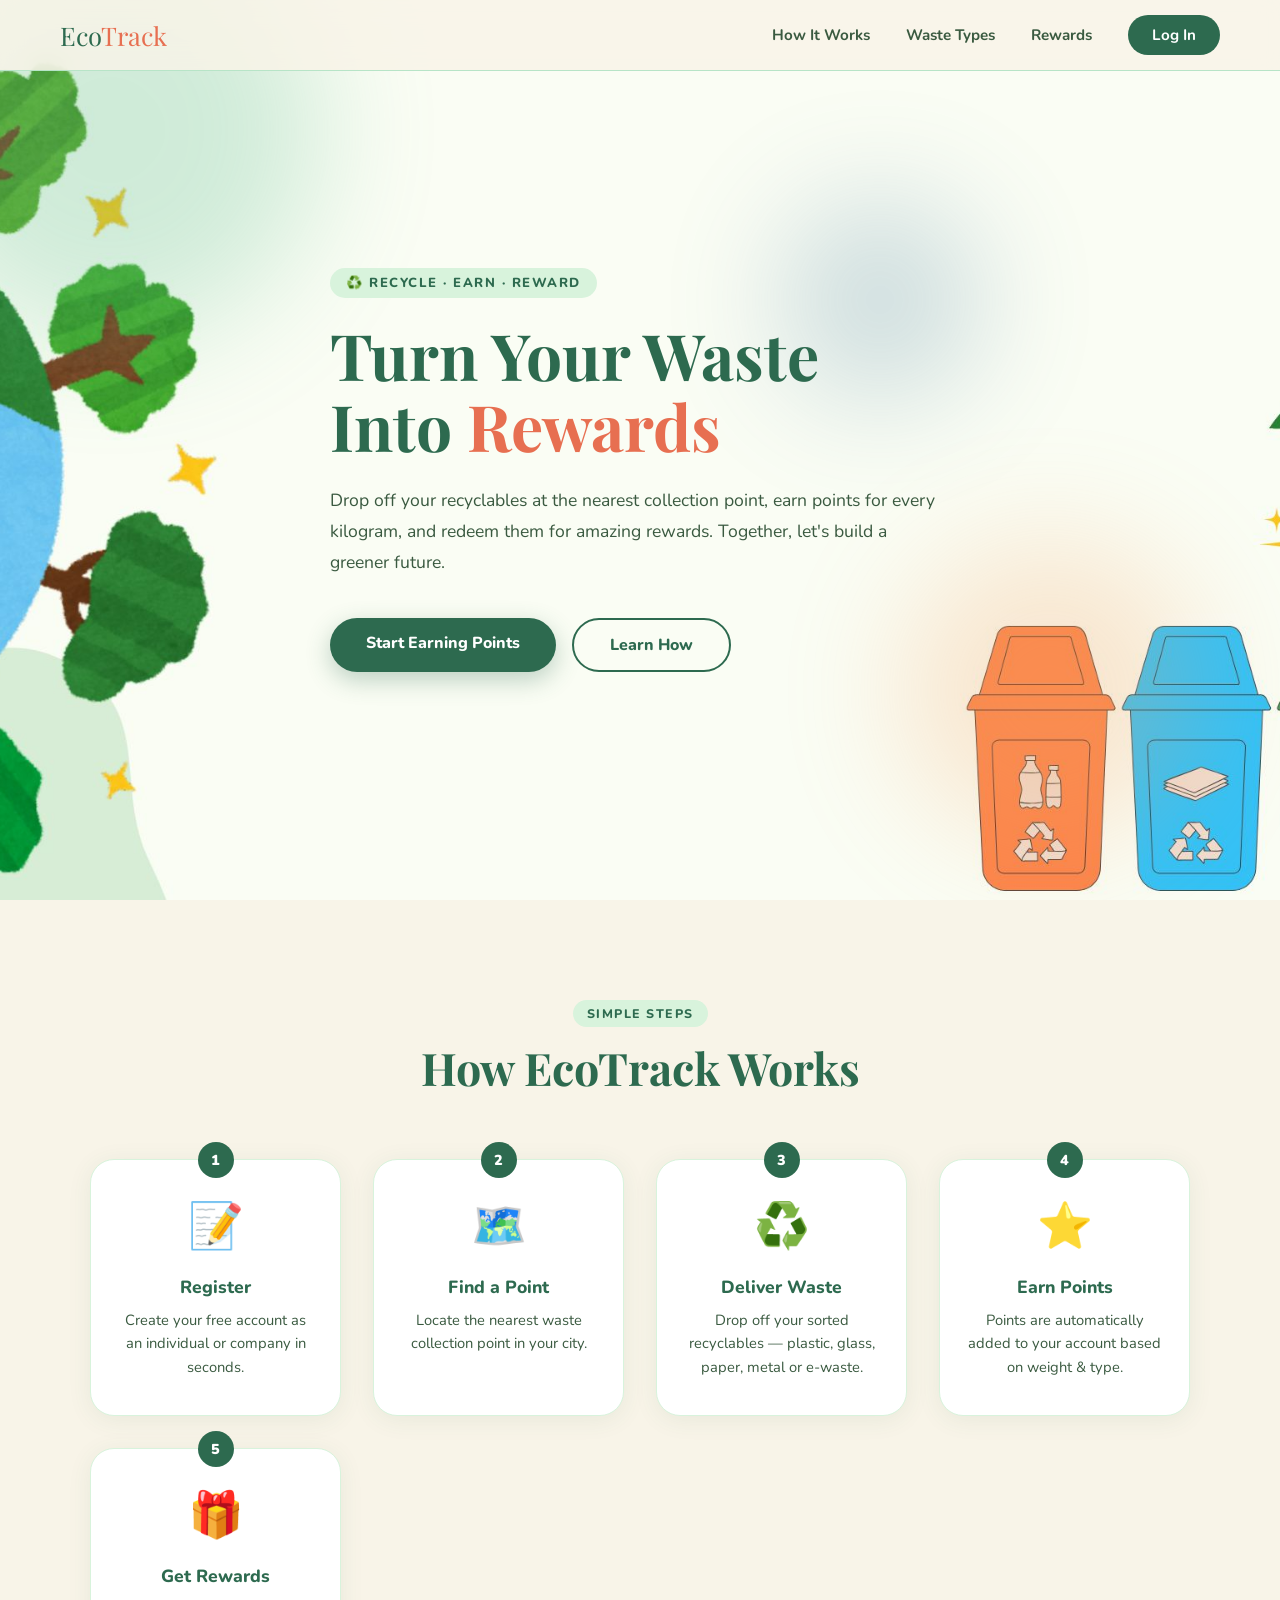
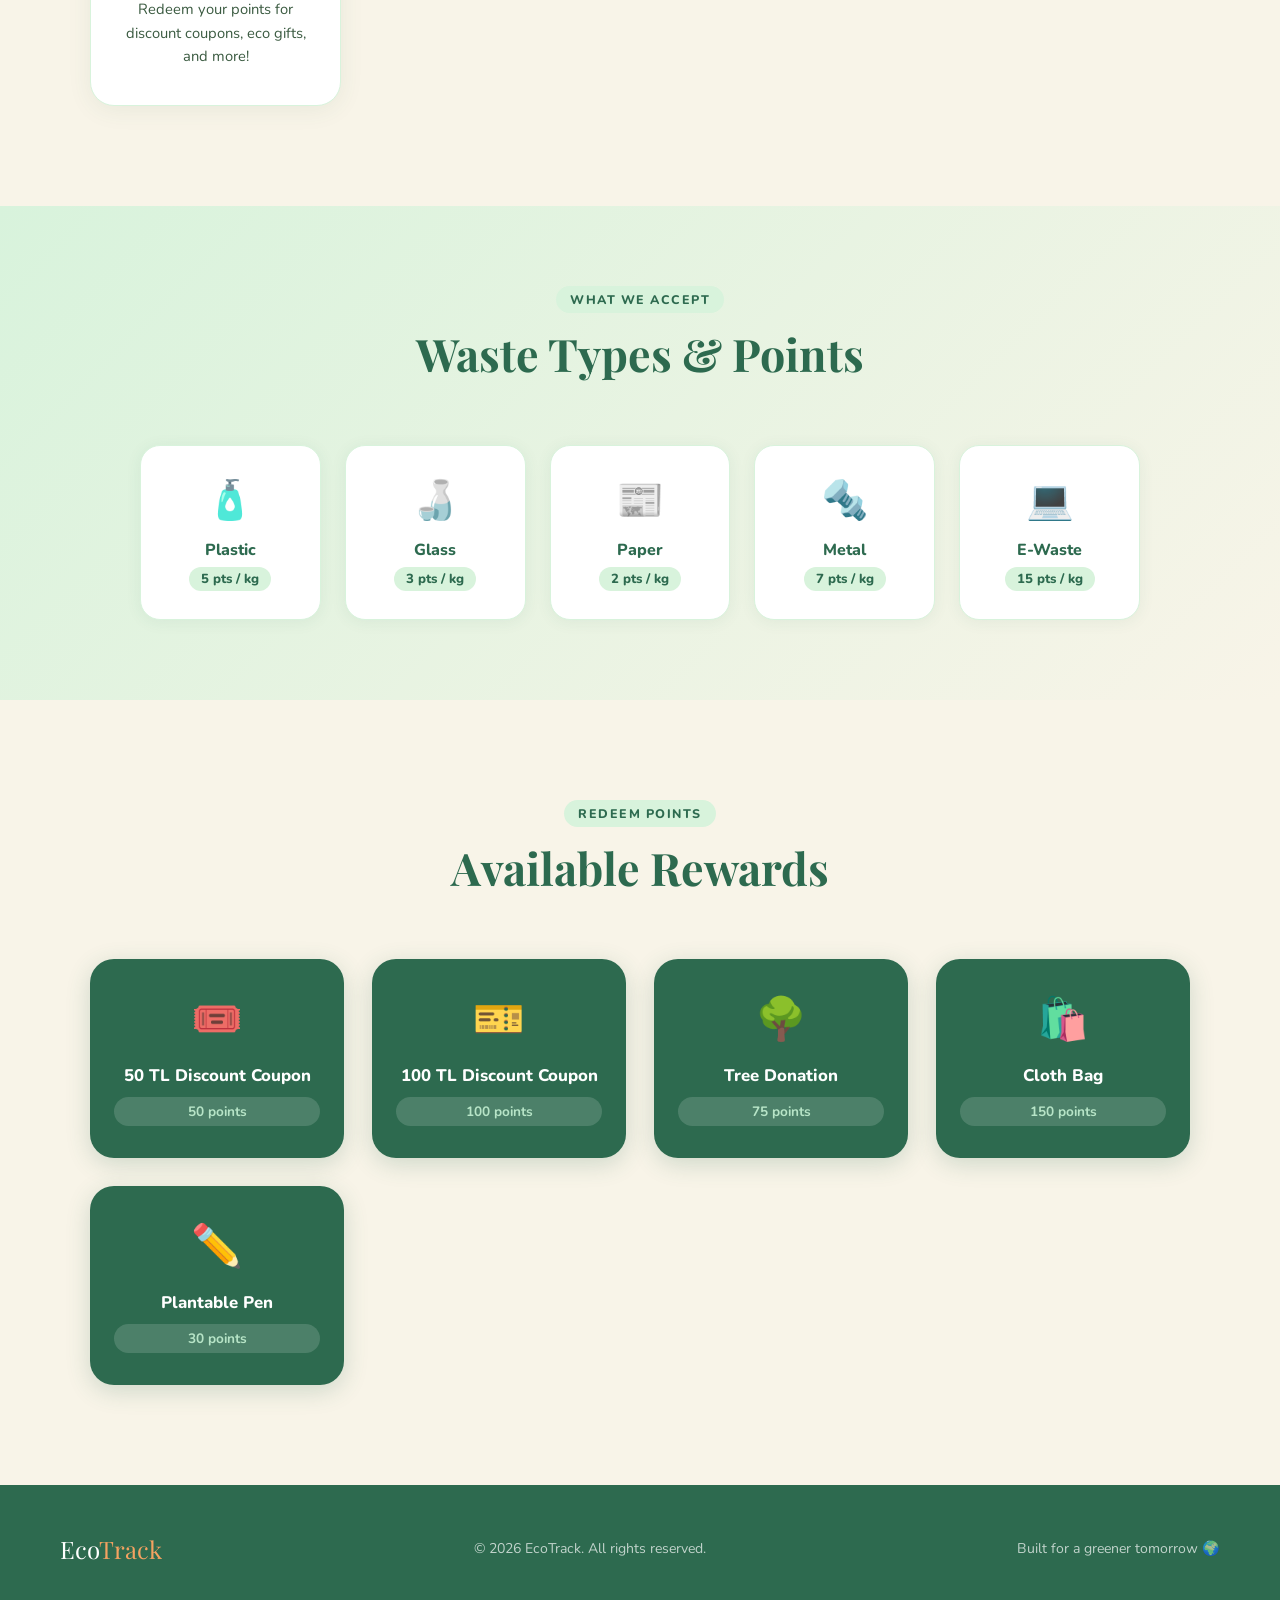
<file: index.html>
<!DOCTYPE html>
<html lang="en">
<head>
  <meta charset="UTF-8"/>
  <meta name="viewport" content="width=device-width, initial-scale=1.0"/>
  <title>EcoTrack — Recycle &amp; Earn</title>
  <meta name="description" content="Turn your recyclable waste into reward points. Find a collection point, drop off your waste, earn points and redeem amazing rewards with EcoTrack."/>
  <link rel="stylesheet" href="style.css"/>
  <style>
    /* ── HERO ── */
    #hero { min-height:100vh; display:flex; align-items:center; padding:120px 60px 80px; position:relative; overflow:hidden; justify-content:center; }
    .blob { position:absolute; border-radius:50%; filter:blur(60px); opacity:.25; z-index:0; }
    .blob-1 { width:420px; height:420px; background:var(--green-mid); top:-80px; left:-100px; }
    .blob-2 { width:300px; height:300px; background:var(--gold); bottom:60px; right:80px; }
    .blob-3 { width:200px; height:200px; background:var(--blue); top:200px; right:300px; }
    .hero-content { position:relative; z-index:1; max-width:620px; }
    .hero-tag { display:inline-block; background:var(--green-pale); color:var(--green-dark); font-weight:800; font-size:.82rem; padding:6px 16px; border-radius:50px; text-transform:uppercase; letter-spacing:1.5px; margin-bottom:22px; animation:fadeUp .6s ease both; }
    .hero-title { font-family:'Playfair Display',serif; font-size:clamp(2.8rem,5vw,4.2rem); line-height:1.1; color:var(--green-dark); margin-bottom:24px; animation:fadeUp .7s .1s ease both; }
    .hero-title span { color:var(--orange); }
    .hero-desc { font-size:1.1rem; line-height:1.75; color:var(--text-mid); margin-bottom:40px; animation:fadeUp .7s .2s ease both; }
    .hero-btns { display:flex; gap:16px; flex-wrap:wrap; animation:fadeUp .7s .3s ease both; }
    .btn-primary { background:var(--green-dark); color:#fff; padding:14px 36px; border-radius:50px; font-weight:800; font-size:1rem; text-decoration:none; box-shadow:0 8px 24px rgba(45,106,79,.3); transition:transform .2s,box-shadow .2s; }
    .btn-primary:hover { transform:translateY(-3px); }
    .btn-secondary { background:transparent; color:var(--green-dark); padding:14px 36px; border-radius:50px; font-weight:800; font-size:1rem; text-decoration:none; border:2.5px solid var(--green-dark); transition:background .2s,color .2s; }
    .btn-secondary:hover { background:var(--green-dark); color:#fff; }

    /* ── STATS ── */
    .stats-strip { background:var(--green-dark); padding:32px 60px; display:flex; justify-content:center; gap:80px; flex-wrap:wrap; }
    .stat { text-align:center; color:#fff; }
    .stat-num { font-family:'Playfair Display',serif; font-size:2.4rem; font-weight:900; color:var(--green-light); }
    .stat-label { font-size:.9rem; opacity:.8; margin-top:4px; }

    /* ── HOW IT WORKS ── */
    #how { padding:100px 60px; background:var(--cream); }
    .section-header { text-align:center; margin-bottom:64px; }
    .section-tag { display:inline-block; background:var(--green-pale); color:var(--green-dark); font-weight:800; font-size:.78rem; padding:5px 14px; border-radius:50px; text-transform:uppercase; letter-spacing:1.5px; margin-bottom:14px; }
    .section-title { font-family:'Playfair Display',serif; font-size:clamp(2rem,3.5vw,3rem); color:var(--green-dark); line-height:1.2; }
    .steps { display:grid; grid-template-columns:repeat(auto-fit,minmax(220px,1fr)); gap:32px; max-width:1100px; margin:0 auto; }
    .step-card { background:#fff; border-radius:24px; padding:36px 28px; text-align:center; box-shadow:0 4px 24px rgba(45,106,79,.08); border:1.5px solid var(--green-pale); transition:transform .25s,box-shadow .25s; position:relative; }
    .step-card:hover { transform:translateY(-8px); }
    .step-num { position:absolute; top:-18px; left:50%; transform:translateX(-50%); background:var(--green-dark); color:#fff; width:36px; height:36px; border-radius:50%; display:flex; align-items:center; justify-content:center; font-weight:900; font-size:.9rem; }
    .step-icon { font-size:2.8rem; margin-bottom:18px; }
    .step-title { font-weight:800; font-size:1.1rem; color:var(--green-dark); margin-bottom:10px; }
    .step-desc { font-size:.92rem; color:var(--text-mid); line-height:1.6; }

    /* ── WASTE TYPES ── */
    #waste { padding:80px 60px; background:linear-gradient(135deg,var(--green-pale) 0%,var(--cream) 100%); }
    .waste-grid { display:grid; grid-template-columns:repeat(auto-fit,minmax(160px,1fr)); gap:24px; max-width:1000px; margin:0 auto; }
    .waste-card { background:#fff; border-radius:20px; padding:28px 16px; text-align:center; box-shadow:0 2px 16px rgba(45,106,79,.07); border:1.5px solid var(--green-pale); transition:transform .2s; }
    .waste-card:hover { transform:translateY(-5px); }
    .waste-emoji { font-size:2.4rem; margin-bottom:12px; }
    .waste-name { font-weight:800; font-size:1rem; color:var(--green-dark); margin-bottom:6px; }
    .waste-pts { display:inline-block; background:var(--green-pale); color:var(--green-dark); font-weight:800; font-size:.82rem; padding:3px 12px; border-radius:50px; }

    /* ── REWARDS ── */
    #rewards { padding:100px 60px; background:var(--cream); }
    .rewards-grid { display:grid; grid-template-columns:repeat(auto-fit,minmax(200px,1fr)); gap:28px; max-width:1100px; margin:0 auto; }
    .reward-card { background:var(--green-dark); border-radius:24px; padding:32px 24px; text-align:center; color:#fff; transition:transform .25s,box-shadow .25s; box-shadow:0 6px 24px rgba(45,106,79,.2); }
    .reward-card:hover { transform:translateY(-8px); }
    .reward-emoji { font-size:2.6rem; margin-bottom:16px; }
    .reward-name { font-weight:800; font-size:1.05rem; margin-bottom:10px; }
    .reward-pts { background:rgba(255,255,255,.15); border-radius:50px; padding:5px 16px; font-size:.85rem; font-weight:700; color:var(--green-light); }

    @media(max-width:900px) {
      #hero { padding:120px 24px 80px; }
      .stats-strip { gap:40px; padding:32px 24px; }
      #how, #waste, #rewards { padding:80px 24px; }
    }
  </style>
</head>
<body>

<nav>
  <div class="logo">Eco<span>Track</span></div>
  <div class="mobile-btn" onclick="toggleNav()">☰</div>
  <ul id="nav-ul">
    <li><a href="#how" onclick="if(window.innerWidth<=900)toggleNav()">How It Works</a></li>
    <li><a href="#waste" onclick="if(window.innerWidth<=900)toggleNav()">Waste Types</a></li>
    <li><a href="#rewards" onclick="if(window.innerWidth<=900)toggleNav()">Rewards</a></li>
    <li><a href="register.html" class="nav-btn">Log In</a></li>
  </ul>
</nav>

<!-- HERO -->
<section id="hero">
  <div class="blob blob-1"></div>
  <div class="blob blob-2"></div>
  <div class="blob blob-3"></div>
  <div class="hero-content">
    <span class="hero-tag">♻️ Recycle · Earn · Reward</span>
    <h1 class="hero-title">Turn Your Waste Into <span>Rewards</span></h1>
    <p class="hero-desc">Drop off your recyclables at the nearest collection point, earn points for every kilogram, and redeem them for amazing rewards. Together, let's build a greener future.</p>
    <div class="hero-btns">
      <a href="register.html" class="btn-primary">Start Earning Points</a>
      <a href="#how" class="btn-secondary">Learn How</a>
    </div>
  </div>
</section>

<!-- HOW IT WORKS -->
<section id="how">
  <div class="section-header">
    <span class="section-tag">Simple Steps</span>
    <h2 class="section-title">How EcoTrack Works</h2>
  </div>
  <div class="steps">
    <div class="step-card"
onclick="window.location.href='register.html?tab=register'"
style="cursor:pointer;"><div class="step-num">1</div><div class="step-icon">📝</div><div class="step-title">Register</div><div class="step-desc">Create your free account as an individual or company in seconds.</div></div>
    <div class="step-card"><div class="step-num">2</div><div class="step-icon">🗺️</div><div class="step-title">Find a Point</div><div class="step-desc">Locate the nearest waste collection point in your city.</div></div>
    <div class="step-card"><div class="step-num">3</div><div class="step-icon">♻️</div><div class="step-title">Deliver Waste</div><div class="step-desc">Drop off your sorted recyclables — plastic, glass, paper, metal or e-waste.</div></div>
    <div class="step-card"><div class="step-num">4</div><div class="step-icon">⭐</div><div class="step-title">Earn Points</div><div class="step-desc">Points are automatically added to your account based on weight &amp; type.</div></div>
    <div class="step-card"><div class="step-num">5</div><div class="step-icon">🎁</div><div class="step-title">Get Rewards</div><div class="step-desc">Redeem your points for discount coupons, eco gifts, and more!</div></div>
  </div>
</section>


<!-- WASTE TYPES -->
<section id="waste">
  <div class="section-header">
    <span class="section-tag">What We Accept</span>
    <h2 class="section-title">Waste Types & Points</h2>
  </div>
  <div class="waste-grid">
    <div class="waste-card"><div class="waste-emoji">🧴</div><div class="waste-name">Plastic</div><div class="waste-pts">5 pts / kg</div></div>
    <div class="waste-card"><div class="waste-emoji">🍶</div><div class="waste-name">Glass</div><div class="waste-pts">3 pts / kg</div></div>
    <div class="waste-card"><div class="waste-emoji">📰</div><div class="waste-name">Paper</div><div class="waste-pts">2 pts / kg</div></div>
    <div class="waste-card"><div class="waste-emoji">🔩</div><div class="waste-name">Metal</div><div class="waste-pts">7 pts / kg</div></div>
    <div class="waste-card"><div class="waste-emoji">💻</div><div class="waste-name">E-Waste</div><div class="waste-pts">15 pts / kg</div></div>
  </div>
</section>

<!-- REWARDS -->
<section id="rewards">
  <div class="section-header">
    <span class="section-tag">Redeem Points</span>
    <h2 class="section-title">Available Rewards</h2>
  </div>
  <div class="rewards-grid">
    <div class="reward-card"><div class="reward-emoji">🎟️</div><div class="reward-name">50 TL Discount Coupon</div><div class="reward-pts">50 points</div></div>
    <div class="reward-card"><div class="reward-emoji">🎫</div><div class="reward-name">100 TL Discount Coupon</div><div class="reward-pts">100 points</div></div>
    <div class="reward-card"><div class="reward-emoji">🌳</div><div class="reward-name">Tree Donation</div><div class="reward-pts">75 points</div></div>
    <div class="reward-card"><div class="reward-emoji">🛍️</div><div class="reward-name">Cloth Bag</div><div class="reward-pts">150 points</div></div>
    <div class="reward-card"><div class="reward-emoji">✏️</div><div class="reward-name">Plantable Pen</div><div class="reward-pts">30 points</div></div>
  </div>
</section>

<footer>
  <div class="footer-logo">Eco<span>Track</span></div>
  <div class="footer-text">© 2026 EcoTrack. All rights reserved.</div>
  <div class="footer-text">Built for a greener tomorrow 🌍</div>
</footer>

<script>
  function toggleNav() {
    document.getElementById('nav-ul').classList.toggle('active');
  }
</script>
</body>
</html>
</file>
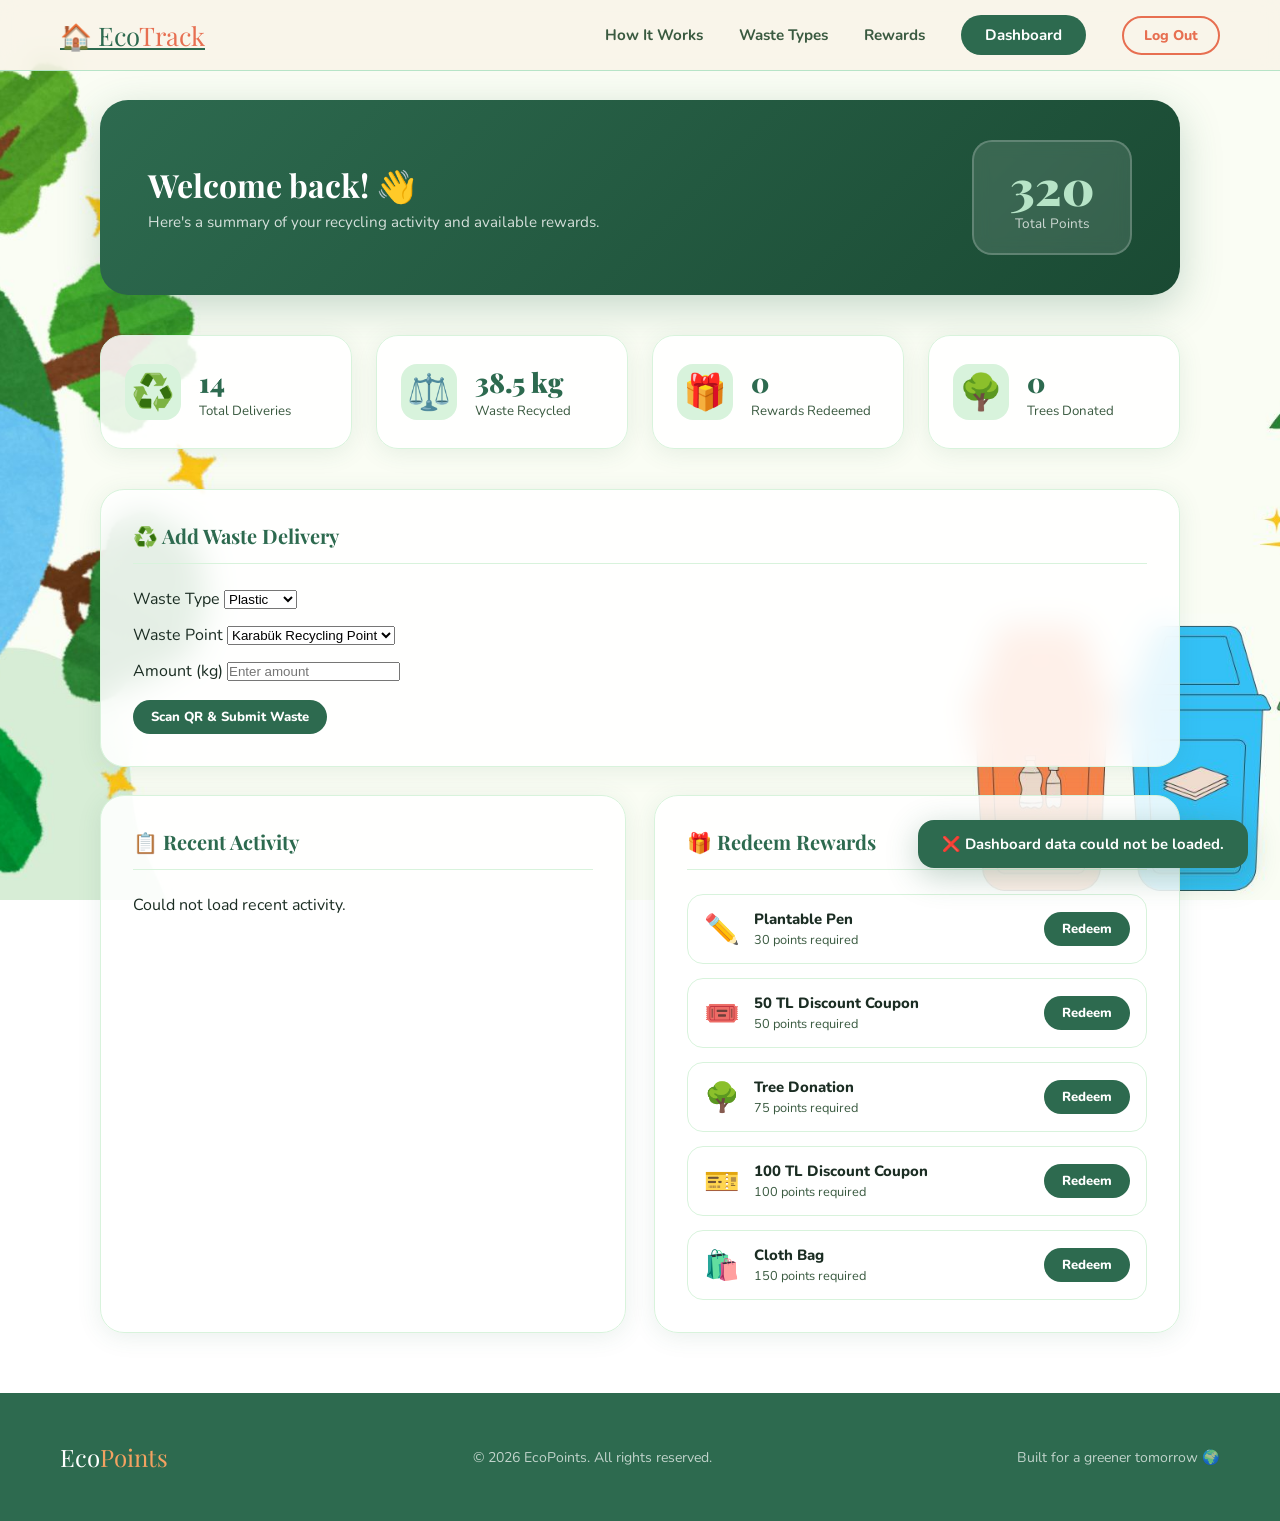
<file: dashboard.html>
<!DOCTYPE html>
<html lang="en">

<head>
  <meta charset="UTF-8" />
  <meta name="viewport" content="width=device-width, initial-scale=1.0" />
  <title>EcoTrack — Dashboard</title>
  <meta name="description"
    content="Your EcoTrack dashboard. Track your recycling points, activity history, and redeem rewards." />
  <link rel="stylesheet" href="style.css" />
  <style>
    body {
      min-height: 100vh;
      display: flex;
      flex-direction: column;
    }

    /* ── DASHBOARD LAYOUT ── */
    .dash-wrapper {
      flex: 1;
      padding: 100px 60px 60px;
      max-width: 1200px;
      margin: 0 auto;
      width: 100%;
    }

    /* ── WELCOME BANNER ── */
    .welcome-banner {
      background: linear-gradient(135deg, var(--green-dark) 0%, #1a4a33 100%);
      border-radius: 28px;
      padding: 40px 48px;
      color: #fff;
      display: flex;
      justify-content: space-between;
      align-items: center;
      gap: 24px;
      flex-wrap: wrap;
      margin-bottom: 40px;
      box-shadow: 0 12px 40px rgba(45, 106, 79, .25);
      animation: fadeUp .5s ease both;
    }

    .welcome-banner h1 {
      font-family: 'Playfair Display', serif;
      font-size: 2rem;
      margin-bottom: 6px;
    }

    .welcome-banner p {
      opacity: .8;
      font-size: .95rem;
    }

    .points-bubble {
      background: rgba(255, 255, 255, .12);
      border: 2px solid rgba(255, 255, 255, .2);
      border-radius: 20px;
      padding: 20px 36px;
      text-align: center;
      backdrop-filter: blur(8px);
    }

    .points-bubble .pts-num {
      font-family: 'Playfair Display', serif;
      font-size: 3rem;
      font-weight: 900;
      color: var(--green-light);
      line-height: 1;
    }

    .points-bubble .pts-label {
      font-size: .85rem;
      opacity: .75;
      margin-top: 4px;
    }

    /* ── STAT CARDS ── */
    .stat-cards {
      display: grid;
      grid-template-columns: repeat(auto-fit, minmax(200px, 1fr));
      gap: 24px;
      margin-bottom: 40px;
      animation: fadeUp .5s .1s ease both;
    }

    .stat-card {
      background: rgba(255, 255, 255, 0.88);
      backdrop-filter: blur(16px);
      border-radius: 22px;
      padding: 28px 24px;
      box-shadow: 0 4px 24px rgba(45, 106, 79, .1);
      border: 1.5px solid var(--green-pale);
      display: flex;
      align-items: center;
      gap: 18px;
      transition: transform .2s;
    }

    .stat-card:hover {
      transform: translateY(-4px);
    }

    .stat-card-icon {
      font-size: 2.2rem;
      background: var(--green-pale);
      width: 56px;
      height: 56px;
      border-radius: 16px;
      display: flex;
      align-items: center;
      justify-content: center;
      flex-shrink: 0;
    }

    .stat-card-info .sc-num {
      font-family: 'Playfair Display', serif;
      font-size: 1.7rem;
      font-weight: 900;
      color: var(--green-dark);
    }

    .stat-card-info .sc-label {
      font-size: .83rem;
      color: var(--text-mid);
      margin-top: 2px;
    }

    /* ── GRID BOTTOM ── */
    .dash-grid {
      display: grid;
      grid-template-columns: 1fr 1fr;
      gap: 28px;
      animation: fadeUp .5s .2s ease both;
    }

    .dash-panel {
      background: rgba(255, 255, 255, 0.88);
      backdrop-filter: blur(16px);
      border-radius: 24px;
      padding: 32px;
      box-shadow: 0 4px 24px rgba(45, 106, 79, .1);
      border: 1.5px solid var(--green-pale);
    }

    .dash-panel h3 {
      font-family: 'Playfair Display', serif;
      font-size: 1.25rem;
      color: var(--green-dark);
      margin-bottom: 24px;
      padding-bottom: 14px;
      border-bottom: 1.5px solid var(--green-pale);
    }

    /* ── ACTIVITY LIST ── */
    .activity-list {
      display: flex;
      flex-direction: column;
      gap: 14px;
    }

    .activity-item {
      display: flex;
      align-items: center;
      gap: 14px;
      padding: 12px 16px;
      background: var(--green-pale);
      border-radius: 14px;
      transition: background .2s;
    }

    .activity-item:hover {
      background: var(--green-light);
    }

    .activity-icon {
      font-size: 1.6rem;
      flex-shrink: 0;
    }

    .activity-info {
      flex: 1;
    }

    .activity-info .ai-title {
      font-weight: 800;
      font-size: .93rem;
      color: var(--text-dark);
    }

    .activity-info .ai-date {
      font-size: .8rem;
      color: var(--text-mid);
      margin-top: 2px;
    }

    .activity-pts {
      font-weight: 900;
      font-size: .95rem;
      color: var(--green-dark);
      white-space: nowrap;
    }

    .activity-pts.negative {
      color: var(--orange);
    }

    /* ── REWARDS LIST ── */
    .rewards-list {
      display: flex;
      flex-direction: column;
      gap: 14px;
    }

    .reward-row {
      display: flex;
      align-items: center;
      gap: 14px;
      padding: 14px 16px;
      border: 1.5px solid var(--green-pale);
      border-radius: 16px;
      transition: border-color .2s, box-shadow .2s;
    }

    .reward-row:hover {
      border-color: var(--green-mid);
      box-shadow: 0 4px 16px rgba(82, 183, 136, .15);
    }

    .reward-row-emoji {
      font-size: 1.8rem;
      flex-shrink: 0;
    }

    .reward-row-info {
      flex: 1;
    }

    .reward-row-info .rr-name {
      font-weight: 800;
      font-size: .93rem;
      color: var(--text-dark);
    }

    .reward-row-info .rr-pts {
      font-size: .8rem;
      color: var(--text-mid);
      margin-top: 2px;
    }

    .redeem-btn {
      background: var(--green-dark);
      color: #fff;
      border: none;
      border-radius: 50px;
      padding: 8px 18px;
      font-size: .82rem;
      font-weight: 800;
      cursor: pointer;
      font-family: 'Nunito', sans-serif;
      transition: background .2s, transform .2s;
      white-space: nowrap;
    }

    .redeem-btn:hover {
      background: var(--green-mid);
      transform: translateY(-1px);
    }

    .redeem-btn:disabled {
      background: #ccc;
      cursor: not-allowed;
      transform: none;
    }

    /* ── LOGOUT BUTTON in NAV ── */
    .nav-logout {
      background: transparent !important;
      color: var(--orange) !important;
      border: 2px solid var(--orange);
      padding: 8px 20px;
      border-radius: 50px;
      font-weight: 800;
      font-size: .88rem;
      cursor: pointer;
      transition: background .2s, color .2s;
      text-decoration: none;
    }

    .nav-logout:hover {
      background: var(--orange) !important;
      color: #fff !important;
    }

    /* ── TOAST ── */
    .toast {
      position: fixed;
      bottom: 32px;
      right: 32px;
      background: var(--green-dark);
      color: #fff;
      padding: 14px 24px;
      border-radius: 16px;
      font-weight: 700;
      font-size: .93rem;
      box-shadow: 0 8px 32px rgba(45, 106, 79, .3);
      transform: translateY(80px);
      opacity: 0;
      transition: transform .35s ease, opacity .35s ease;
      z-index: 9999;
    }

    .toast.show {
      transform: translateY(0);
      opacity: 1;
    }

    @media(max-width:900px) {
      .dash-wrapper {
        padding: 90px 20px 40px;
      }

      .welcome-banner {
        padding: 28px 24px;
      }

      .dash-grid {
        grid-template-columns: 1fr;
      }
    }

    @media(max-width:600px) {
      .welcome-banner h1 {
        font-size: 1.5rem;
      }

      .points-bubble .pts-num {
        font-size: 2.2rem;
      }
    }
  </style>
</head>

<body>

  <!-- NAV -->
  <nav>
    <a href="index.html" class="logo">🏠 Eco<span>Track</span></a>
    <div class="mobile-btn" onclick="toggleNav()">☰</div>
     <ul id="nav-ul">
  <li><a href="index.html#how">How It Works</a></li>
  <li><a href="index.html#waste">Waste Types</a></li>
  <li><a href="index.html#rewards">Rewards</a></li>
  <li><a href="dashboard.html" class="nav-btn">Dashboard</a></li>
  <li><a href="logout.php" class="nav-logout">Log Out</a></li>
    </ul>
  </nav>

  <div class="dash-wrapper">

    <!-- WELCOME BANNER -->
    <div class="welcome-banner">
      <div>
        <h1 id="welcome-name">Welcome back! 👋</h1>
        <p>Here's a summary of your recycling activity and available rewards.</p>
      </div>
      <div class="points-bubble">
        <div class="pts-num" id="total-points">320</div>
        <div class="pts-label">Total Points</div>
      </div>
    </div>

    <!-- STAT CARDS -->
    <div class="stat-cards">
      <div class="stat-card">
        <div class="stat-card-icon">♻️</div>
        <div class="stat-card-info">
          <div class="sc-num">14</div>
          <div class="sc-label">Total Deliveries</div>
        </div>
      </div>
      <div class="stat-card">
        <div class="stat-card-icon">⚖️</div>
        <div class="stat-card-info">
          <div class="sc-num">38.5 kg</div>
          <div class="sc-label">Waste Recycled</div>
        </div>
      </div>
      <div class="stat-card">
        <div class="stat-card-icon">🎁</div>
        <div class="stat-card-info">
          <div class="sc-num">0</div>
          <div class="sc-label">Rewards Redeemed</div>
        </div>
      </div>
      <div class="stat-card">
        <div class="stat-card-icon">🌳</div>
        <div class="stat-card-info">
          <div class="sc-num">0</div>
          <div class="sc-label">Trees Donated</div>
        </div>
      </div>
    </div>

    <div class="dash-panel" style="margin-bottom:28px">
  <h3>♻️ Add Waste Delivery</h3>

  <div class="form-group" style="margin-bottom:14px">
    <label>Waste Type</label>
    <select id="waste-type">
      <option value="1">Plastic</option>
      <option value="2">Glass</option>
      <option value="3">Paper</option>
      <option value="4">Metal</option>
      <option value="5">E-Waste</option>
    </select>
  </div>

  <div class="form-group" style="margin-bottom:14px">
    <label>Waste Point</label>
    <select id="waste-point">
      <option value="1">Karabük Recycling Point</option>
      <option value="2">Safranbolu Waste Point</option>
    </select>
  </div>

  <div class="form-group" style="margin-bottom:18px">
    <label>Amount (kg)</label>
    <input type="number" id="waste-amount" step="0.1" placeholder="Enter amount">
  </div>

  <button class="redeem-btn" onclick="addDelivery()">
    Scan QR & Submit Waste
  </button>
</div>

    <!-- BOTTOM GRID -->
    <div class="dash-grid">

      <!-- RECENT ACTIVITY -->
      <div class="dash-panel">
        <h3>📋 Recent Activity</h3>
       <div class="activity-list" id="activity-list">
  <p>Loading...</p>
</div>
      </div>

      <!-- REDEEM REWARDS -->
      <div class="dash-panel">
        <h3>🎁 Redeem Rewards</h3>
        <div class="rewards-list">
          <div class="reward-row">
            <div class="reward-row-emoji">✏️</div>
            <div class="reward-row-info">
              <div class="rr-name">Plantable Pen</div>
              <div class="rr-pts">30 points required</div>
            </div>
            <button class="redeem-btn" onclick="redeem(this, 30, 'Plantable Pen')">Redeem</button>
          </div>
          <div class="reward-row">
            <div class="reward-row-emoji">🎟️</div>
            <div class="reward-row-info">
              <div class="rr-name">50 TL Discount Coupon</div>
              <div class="rr-pts">50 points required</div>
            </div>
            <button class="redeem-btn" onclick="redeem(this, 50, '50 TL Coupon')">Redeem</button>
          </div>
          <div class="reward-row">
            <div class="reward-row-emoji">🌳</div>
            <div class="reward-row-info">
              <div class="rr-name">Tree Donation</div>
              <div class="rr-pts">75 points required</div>
            </div>
            <button class="redeem-btn" onclick="redeem(this, 75, 'Tree Donation')">Redeem</button>
          </div>
          <div class="reward-row">
            <div class="reward-row-emoji">🎫</div>
            <div class="reward-row-info">
              <div class="rr-name">100 TL Discount Coupon</div>
              <div class="rr-pts">100 points required</div>
            </div>
            <button class="redeem-btn" onclick="redeem(this, 100, '100 TL Coupon')">Redeem</button>
          </div>
          <div class="reward-row">
            <div class="reward-row-emoji">🛍️</div>
            <div class="reward-row-info">
              <div class="rr-name">Cloth Bag</div>
              <div class="rr-pts">150 points required</div>
            </div>
            <button class="redeem-btn" onclick="redeem(this, 150, 'Cloth Bag')">Redeem</button>
          </div>
        </div>
      </div>

    </div>
  </div>

  <!-- TOAST -->
  <div class="toast" id="toast"></div>

  <footer>
    <div class="footer-logo">Eco<span>Points</span></div>
    <div class="footer-text">© 2026 EcoPoints. All rights reserved.</div>
    <div class="footer-text">Built for a greener tomorrow 🌍</div>
  </footer>

 <script>
  function loadRecentActivity() {
  fetch("recent_activity.php?v=" + new Date().getTime())
    .then(response => response.json())
    .then(data => {
      const list = document.getElementById("activity-list");

      if (!data.success || data.activities.length === 0) {
        list.innerHTML = "<p>No recent activity yet.</p>";
        return;
      }

      list.innerHTML = data.activities.map(item => {
        return `
          <div class="activity-item">
            <div class="activity-icon">♻️</div>
            <div class="activity-info">
              <div class="ai-title">${item.type_name} — ${item.amount} kg</div>
              <div class="ai-date">${item.delivery_date} · ${item.point_name}</div>
            </div>
            <div class="activity-pts">+${item.point_amount} pts</div>
          </div>
        `;
      }).join("");
    })
    .catch(() => {
      document.getElementById("activity-list").innerHTML =
        "<p>Could not load recent activity.</p>";
    });
}
  function toggleNav() {
    document.getElementById('nav-ul').classList.toggle('active');
  }

  let currentPoints = 0;

  function showToast(msg) {
    const toast = document.getElementById('toast');
    toast.textContent = msg;
    toast.classList.add('show');
    setTimeout(() => toast.classList.remove('show'), 3000);
  }

  function updatePoints() {
    document.getElementById('total-points').textContent = currentPoints;
    checkButtons();
  }

  function checkButtons() {
    document.querySelectorAll('.redeem-btn').forEach(btn => {
      const onclick = btn.getAttribute('onclick') || '';

      // Add Delivery butonunu geç, sadece redeem butonlarını kontrol et
      if (!onclick.includes('redeem')) return;

      const match = onclick.match(/redeem\(this,\s*(\d+)/);
      if (!match) return;

      const cost = parseInt(match[1]);
      btn.disabled = currentPoints < cost;
    });
  }

  function loadDashboard() {
    fetch("dashboard_api.php?v=" + new Date().getTime())
      .then(response => response.json())
      .then(data => {
        if (data.error) {
          showToast("❌ " + data.error);
          return;
        }

        document.getElementById("welcome-name").textContent =
          "Welcome back, " + data.name + "! 👋";

        currentPoints = Number(data.total_point);
        updatePoints();

        document.querySelectorAll(".sc-num")[0].textContent = data.total_deliveries;
        document.querySelectorAll(".sc-num")[1].textContent = Number(data.total_kg).toFixed(1) + " kg";
        document.querySelectorAll(".sc-num")[2].textContent = data.rewards_redeemed;
        document.querySelectorAll(".sc-num")[3].textContent = data.trees_donated;
      })
      .catch(() => {
        showToast("❌ Dashboard data could not be loaded.");
      });
  }

  function addDelivery() {
    const waste_type_id = document.getElementById("waste-type").value;
    const waste_point_id = document.getElementById("waste-point").value;
    const amount = document.getElementById("waste-amount").value;

    if (!amount || Number(amount) <= 0) {
      showToast("❌ Please enter a valid amount.");
      return;
    }

    const formData = new FormData();
    formData.append("waste_type_id", waste_type_id);
    formData.append("waste_point_id", waste_point_id);
    formData.append("amount", amount);

    fetch("add_delivery.php", {
      method: "POST",
      body: formData
    })
    .then(response => response.json())
    .then(data => {
      if (data.success) {
        showToast(
          "📱 QR scanned successfully! +" +
          data.earned_point +
          " pts | Code: " +
          data.qr_code
        );

        document.getElementById("waste-amount").value = "";

        // En sağlam yöntem: DB'den güncel puanı ve kg değerini tekrar çek
        loadDashboard();
        loadRecentActivity();
      } else {
        showToast("❌ " + data.message);
      }
    })
    .catch(() => {
      showToast("❌ Server connection failed.");
    });
  }

 function redeem(btn, cost, name) {
  const formData = new FormData();
  formData.append("reward_name", name);
  formData.append("cost", cost);

  fetch("redeem_reward.php", {
    method: "POST",
    body: formData
  })
  .then(response => response.json())
  .then(data => {
    if (data.success) {
      showToast("🎉 " + name + " redeemed! −" + cost + " pts");
      loadDashboard();
    } else {
      showToast("❌ " + data.message);
    }
  })
  .catch(() => {
    showToast("❌ Server connection failed.");
  });
}

  loadDashboard();
  loadRecentActivity();
</script>
</body>

</html>
</file>
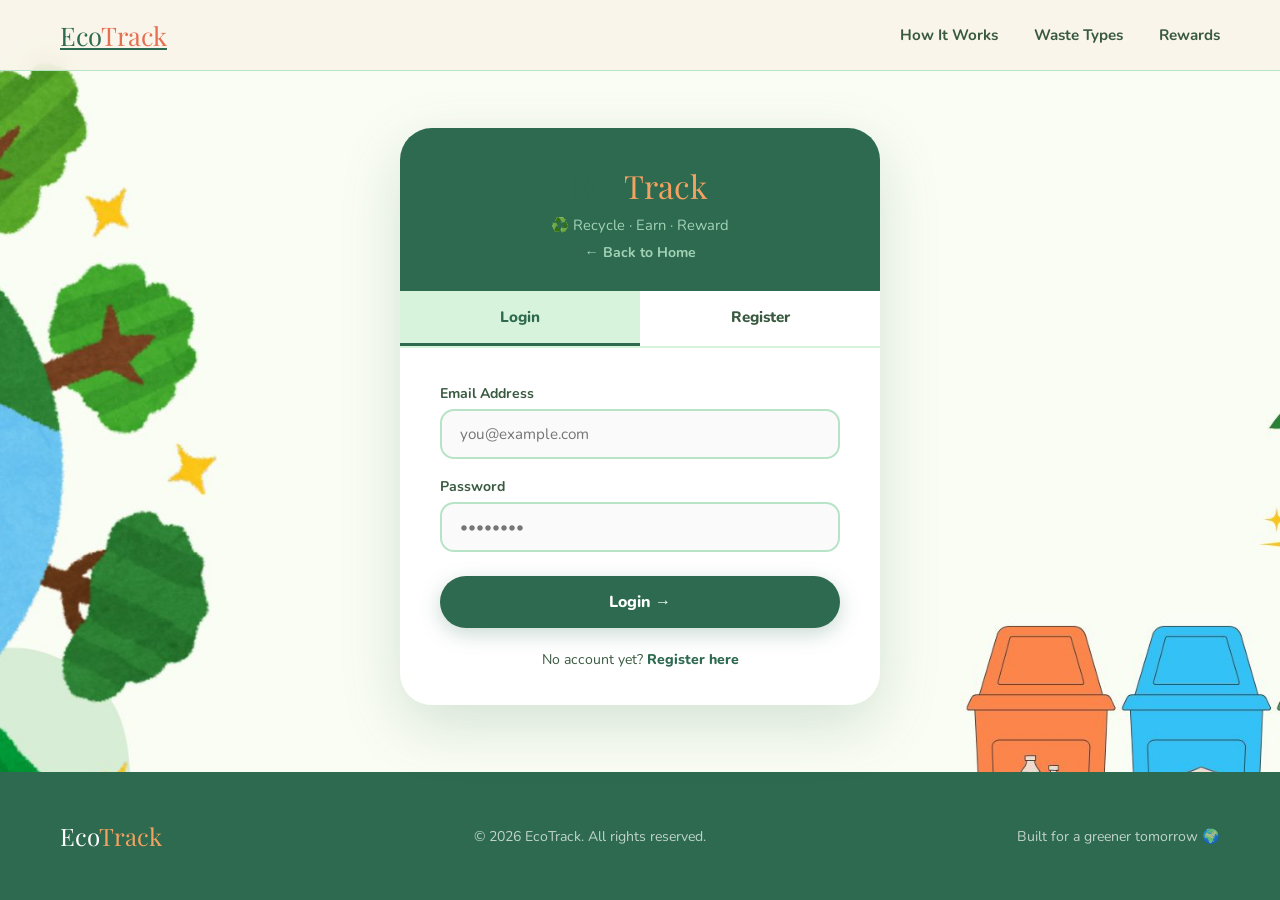
<file: register.html>
<!DOCTYPE html>
<html lang="en">
<head>
  <meta charset="UTF-8"/>
  <meta name="viewport" content="width=device-width, initial-scale=1.0"/>
  <title>EcoTrack — Login &amp; Register</title>
  <meta name="description" content="Create your EcoTrack account or log in to start earning points by recycling."/>
  <link rel="stylesheet" href="style.css"/>
  <style>
    body {
      min-height: 100vh;
      display: flex;
      flex-direction: column;
    }

    /* Override body background slightly for auth page */
    .auth-page-wrapper {
      flex: 1;
      display: flex;
      align-items: center;
      justify-content: center;
      padding: 120px 24px 60px;
    }

    /* ── AUTH CARD ── */
    .auth-card {
      background: rgba(255,255,255,0.92);
      backdrop-filter: blur(20px);
      border-radius: 32px;
      box-shadow: 0 20px 60px rgba(45,106,79,.18);
      width: 100%;
      max-width: 480px;
      overflow: hidden;
      animation: fadeUp .5s ease both;
    }

    .auth-card-header {
      background: var(--green-dark);
      padding: 36px 40px 28px;
      text-align: center;
    }
    .auth-card-header .logo {
      font-size: 2rem;
      margin-bottom: 8px;
      display: block;
    }
    .auth-card-header p {
      color: var(--green-light);
      font-size: .92rem;
      opacity: .85;
    }

    /* ── TABS ── */
    .auth-tabs {
      display: flex;
      margin: 0;
      border-bottom: 2px solid var(--green-pale);
    }
    .auth-tab {
      flex: 1;
      padding: 16px;
      text-align: center;
      font-weight: 800;
      font-size: .95rem;
      cursor: pointer;
      color: var(--text-mid);
      background: transparent;
      border: none;
      font-family: 'Nunito', sans-serif;
      transition: background .2s, color .2s, border-bottom .2s;
      border-bottom: 3px solid transparent;
    }
    .auth-tab.active {
      color: var(--green-dark);
      border-bottom: 3px solid var(--green-dark);
      background: var(--green-pale);
    }

    /* ── FORMS ── */
    .auth-body { padding: 36px 40px; }
    .auth-form { display: none; flex-direction: column; gap: 18px; }
    .auth-form.active { display: flex; }

    .form-group { display: flex; flex-direction: column; gap: 6px; }
    .form-group label { font-weight: 700; font-size: .88rem; color: var(--text-mid); }
    .form-group input,
    .form-group select {
      width: 100%;
      padding: 13px 18px;
      border: 2px solid var(--green-light);
      border-radius: 14px;
      font-size: .95rem;
      font-family: 'Nunito', sans-serif;
      color: var(--text-dark);
      outline: none;
      transition: border .2s, box-shadow .2s;
      background: #fafafa;
    }
    .form-group input:focus,
    .form-group select:focus {
      border-color: var(--green-mid);
      background: #fff;
      box-shadow: 0 0 0 4px rgba(82,183,136,.12);
    }

    /* ── VALIDATION ── */
    .field-error {
      font-size: .8rem;
      color: #e63946;
      margin-top: 4px;
      display: none;
    }
    .field-error.visible { display: block; }
    .form-group input.invalid,
    .form-group select.invalid {
      border-color: #e63946 !important;
      background: #fff5f5 !important;
      box-shadow: 0 0 0 4px rgba(230,57,70,.1) !important;
    }
    .form-group input.valid,
    .form-group select.valid {
      border-color: var(--green-mid) !important;
    }

    .auth-submit {
      background: var(--green-dark);
      color: #fff;
      border: none;
      border-radius: 50px;
      padding: 15px;
      font-size: 1rem;
      font-weight: 800;
      cursor: pointer;
      font-family: 'Nunito', sans-serif;
      transition: background .2s, transform .2s;
      box-shadow: 0 6px 20px rgba(45,106,79,.25);
      margin-top: 6px;
    }
    .auth-submit:hover { background: var(--green-mid); transform: translateY(-2px); }

    .auth-switch {
      text-align: center;
      font-size: .88rem;
      color: var(--text-mid);
      margin-top: 4px;
    }
    .auth-switch a { color: var(--green-dark); font-weight: 800; text-decoration: none; }
    .auth-switch a:hover { text-decoration: underline; }

    /* ── back link ── */
    .back-link {
      display: inline-flex;
      align-items: center;
      gap: 6px;
      color: var(--green-light);
      text-decoration: none;
      font-size: .88rem;
      font-weight: 700;
      margin-top: 8px;
      opacity: .85;
      transition: opacity .2s;
    }
    .back-link:hover { opacity: 1; }

    @media(max-width:520px) {
      .auth-card-header { padding: 28px 24px 20px; }
      .auth-body { padding: 24px; }
    }
  </style>
</head>
<body>

<nav>
  <a href="index.html" class="logo">Eco<span>Track</span></a>
  <div class="mobile-btn" onclick="toggleNav()">☰</div>
  <ul id="nav-ul">
    <li><a href="index.html#how" onclick="if(window.innerWidth<=900)toggleNav()">How It Works</a></li>
    <li><a href="index.html#waste" onclick="if(window.innerWidth<=900)toggleNav()">Waste Types</a></li>
    <li><a href="index.html#rewards" onclick="if(window.innerWidth<=900)toggleNav()">Rewards</a></li>
  </ul>
</nav>

<div class="auth-page-wrapper">
  <div class="auth-card">

    <!-- Card Header -->
    <div class="auth-card-header">
      <span class="logo">Eco<span style="color:var(--gold)">Track</span></span>
      <p>♻️ Recycle · Earn · Reward</p>
      <a href="index.html" class="back-link">← Back to Home</a>
    </div>

    <!-- Tabs -->
    <div class="auth-tabs">
      <button class="auth-tab active" id="tab-login" onclick="switchTab('login')">Login</button>
      <button class="auth-tab" id="tab-register" onclick="switchTab('register')">Register</button>
    </div>

    <!-- Forms -->
    <div class="auth-body">

      <!-- LOGIN FORM -->
      <div class="auth-form active" id="form-login">
        <div class="form-group">
          <label for="login-email">Email Address</label>
          <input id="login-email" type="email" placeholder="you@example.com"/>
          <span class="field-error" id="err-login-email"></span>
        </div>
        <div class="form-group">
          <label for="login-password">Password</label>
          <input id="login-password" type="password" placeholder="••••••••"/>
          <span class="field-error" id="err-login-password"></span>
        </div>
        <button class="auth-submit" onclick="handleLogin()">Login →</button>
        <p class="auth-switch">No account yet? <a href="#" onclick="switchTab('register'); return false;">Register here</a></p>
      </div>

      <!-- REGISTER FORM -->
      <div class="auth-form" id="form-register">
        <div class="form-group">
          <label for="acc-type">Account Type</label>
          <select id="acc-type" onchange="toggleType()">
            <option value="individual">Individual</option>
            <option value="company">Company</option>
          </select>
          <span class="field-error" id="err-acc-type"></span>
        </div>

        <!-- Individual fields -->
        <div id="individual-fields">
          <div class="form-group">
            <label for="reg-firstname">First Name</label>
            <input id="reg-firstname" type="text" placeholder="John"/>
            <span class="field-error" id="err-reg-firstname"></span>
          </div>
          <div class="form-group" style="margin-top:12px">
            <label for="reg-lastname">Last Name</label>
            <input id="reg-lastname" type="text" placeholder="Doe"/>
            <span class="field-error" id="err-reg-lastname"></span>
          </div>
        </div>

        <!-- Company fields -->
        <div id="company-fields" style="display:none">
          <div class="form-group">
            <label for="reg-company">Company Name</label>
            <input id="reg-company" type="text" placeholder="ABC Ltd."/>
            <span class="field-error" id="err-reg-company"></span>
          </div>
          <div class="form-group" style="margin-top:12px">
            <label for="reg-tax">Tax Number</label>
            <input id="reg-tax" type="text" placeholder="1234567890"/>
            <span class="field-error" id="err-reg-tax"></span>
          </div>
        </div>

        <div class="form-group">
          <label for="reg-email">Email Address</label>
          <input id="reg-email" type="email" placeholder="you@example.com"/>
          <span class="field-error" id="err-reg-email"></span>
        </div>
        <div class="form-group">
          <label for="reg-phone">Phone Number</label>
          <input id="reg-phone" type="tel" placeholder="0555 000 0000"/>
          <span class="field-error" id="err-reg-phone"></span>
        </div>
        <div class="form-group">
          <label for="reg-password">Password</label>
          <input id="reg-password" type="password" placeholder="••••••••"/>
          <span class="field-error" id="err-reg-password"></span>
        </div>

        <button class="auth-submit" onclick="handleRegister()">Create Account →</button>
        <p class="auth-switch">Already have an account? <a href="#" onclick="switchTab('login'); return false;">Log in</a></p>
      </div>

    </div>
  </div>
</div>

<footer>
  <div class="footer-logo">Eco<span>Track</span></div>
  <div class="footer-text">© 2026 EcoTrack. All rights reserved.</div>
  <div class="footer-text">Built for a greener tomorrow 🌍</div>
</footer>

<script src="auth.js?v=2"></script>
</body>
</html>
</file>
<file: style.css>
@import url('https://fonts.googleapis.com/css2?family=Nunito:wght@400;600;700;800;900&family=Playfair+Display:wght@700;900&display=swap');

:root {
  --green-dark:  #2d6a4f;
  --green-mid:   #52b788;
  --green-light: #b7e4c7;
  --green-pale:  #d8f3dc;
  --orange:      #e76f51;
  --blue:        #457b9d;
  --cream:       #f8f4e8;
  --text-dark:   #1b2d23;
  --text-mid:    #3a5a40;
  --gold:        #f4a261;
}

* { margin:0; padding:0; box-sizing:border-box; }
html { scroll-behavior: smooth; }
body {
  font-family: 'Nunito', sans-serif;
  background-image: url('arkaresim.jpg');
  background-size: cover;
  background-position: center;
  background-attachment: fixed;
  color: var(--text-dark);
  overflow-x: hidden;
}

/* ── NAV ── */
nav {
  position: fixed; top:0; left:0; width:100%; z-index:100;
  display:flex; justify-content:space-between; align-items:center;
  padding: 18px 60px;
  background: rgba(248,244,232,0.85);
  backdrop-filter: blur(12px);
  border-bottom: 1.5px solid var(--green-light);
}
.logo { font-family: 'Playfair Display', serif; font-size: 1.6rem; color: var(--green-dark); }
.logo span { color: var(--orange); }
nav ul { list-style:none; display:flex; gap:36px; }
nav ul li a { text-decoration:none; font-weight:700; font-size:0.95rem; color: var(--text-mid); transition: color .2s; }
nav ul li a:hover { color: var(--green-dark); }
.nav-btn { background: var(--green-dark); color: #fff !important; padding: 10px 24px; border-radius: 50px; }

/* ── FOOTER ── */
footer {
  background:var(--green-dark); color:#fff;
  padding:48px 60px;
  display:flex; justify-content:space-between; align-items:center;
  flex-wrap:wrap; gap:24px;
}
.footer-logo { font-family:'Playfair Display',serif; font-size:1.5rem; color:#fff; }
.footer-logo span { color:var(--gold); }
.footer-text { font-size:.88rem; opacity:.7; }

/* ── ANIMATIONS ── */
@keyframes fadeUp { from { opacity:0; transform:translateY(24px); } to { opacity:1; transform:translateY(0); } }
@keyframes fadeIn { from { opacity:0; } to { opacity:1; } }

/* ── MOBILE NAV TOGGLE ── */
.mobile-btn { display:none; font-size:1.8rem; cursor:pointer; color:var(--green-dark); user-select:none; }

@media(max-width:900px) {
  nav { padding:16px 24px; }
  .mobile-btn { display:block; }
  nav ul {
    position:absolute; top:100%; left:0; width:100%;
    background:rgba(248,244,232,0.95); backdrop-filter:blur(12px);
    flex-direction:column; padding:24px; gap:24px; text-align:center;
    box-shadow:0 8px 24px rgba(0,0,0,0.1);
    border-bottom:1.5px solid var(--green-light); display:none;
  }
  nav ul.active { display:flex; }
  footer { padding:40px 24px; flex-direction:column; text-align:center; }
}
</file>
